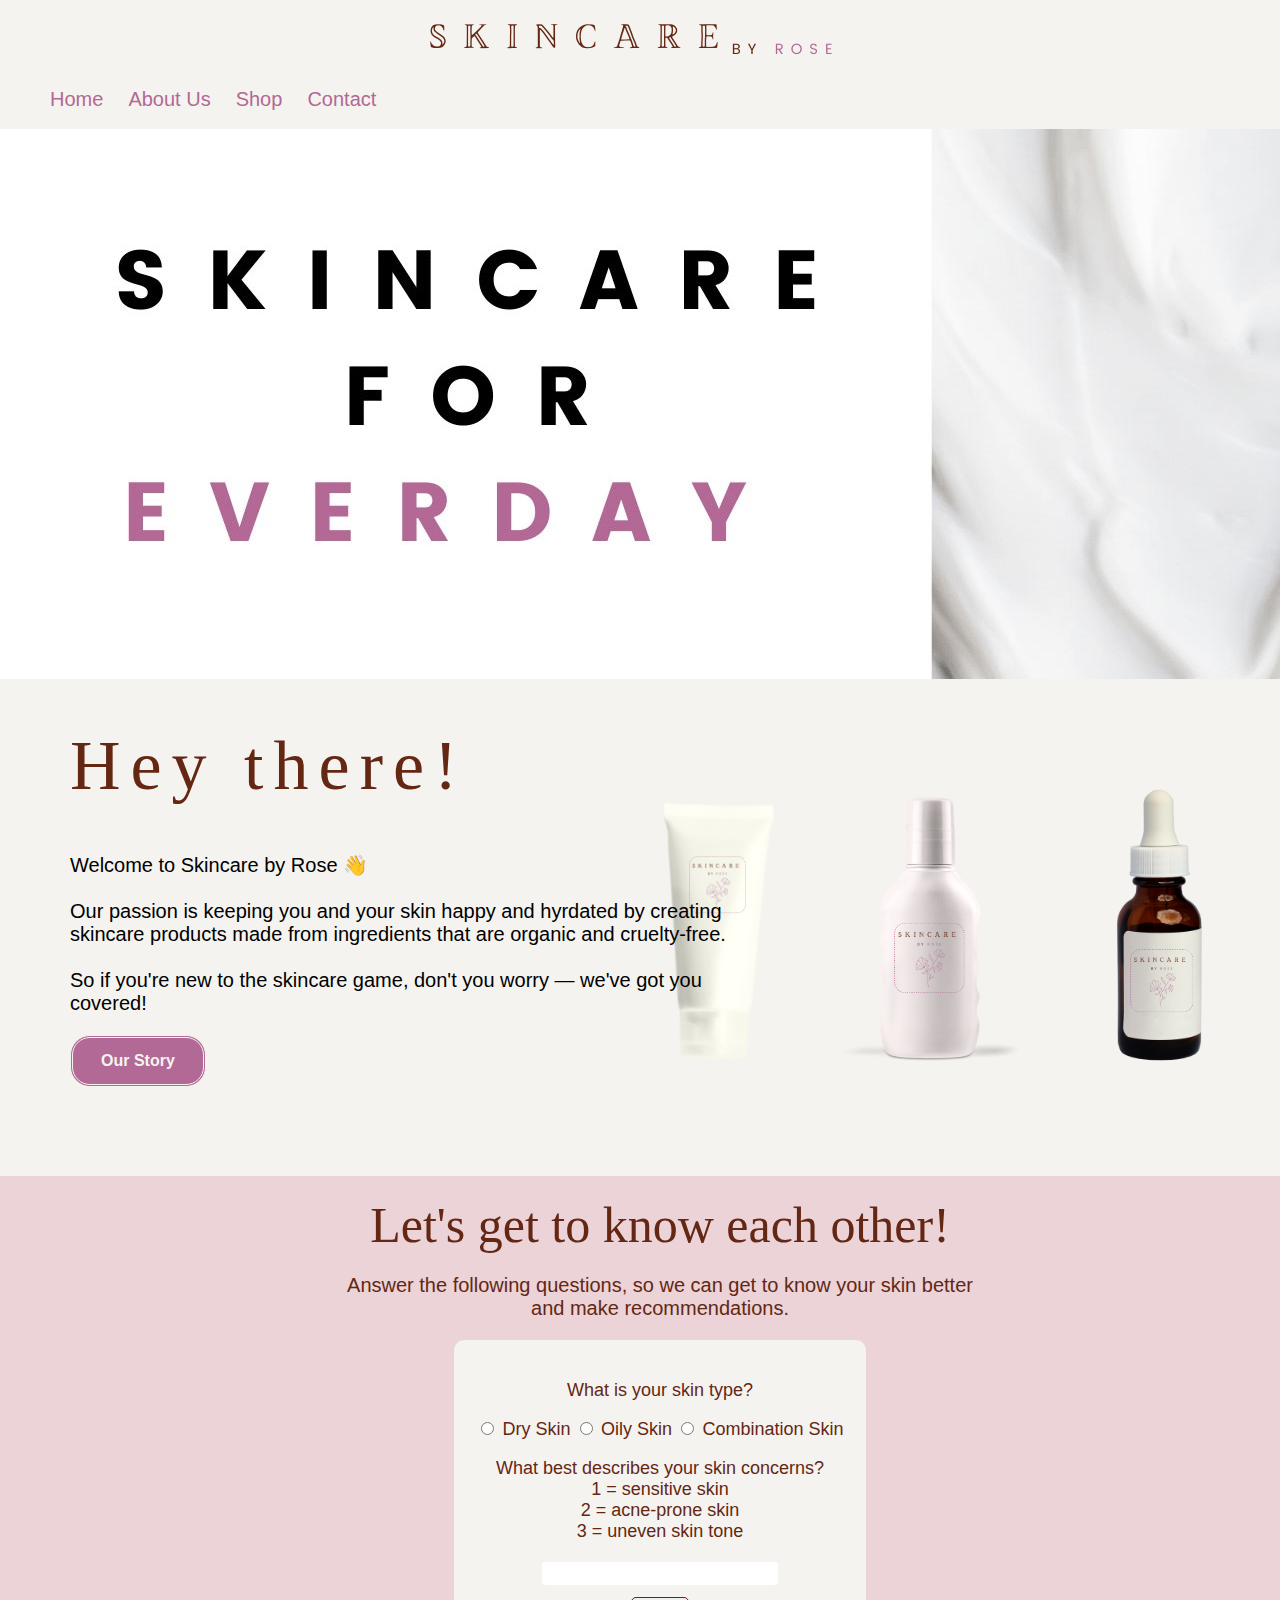
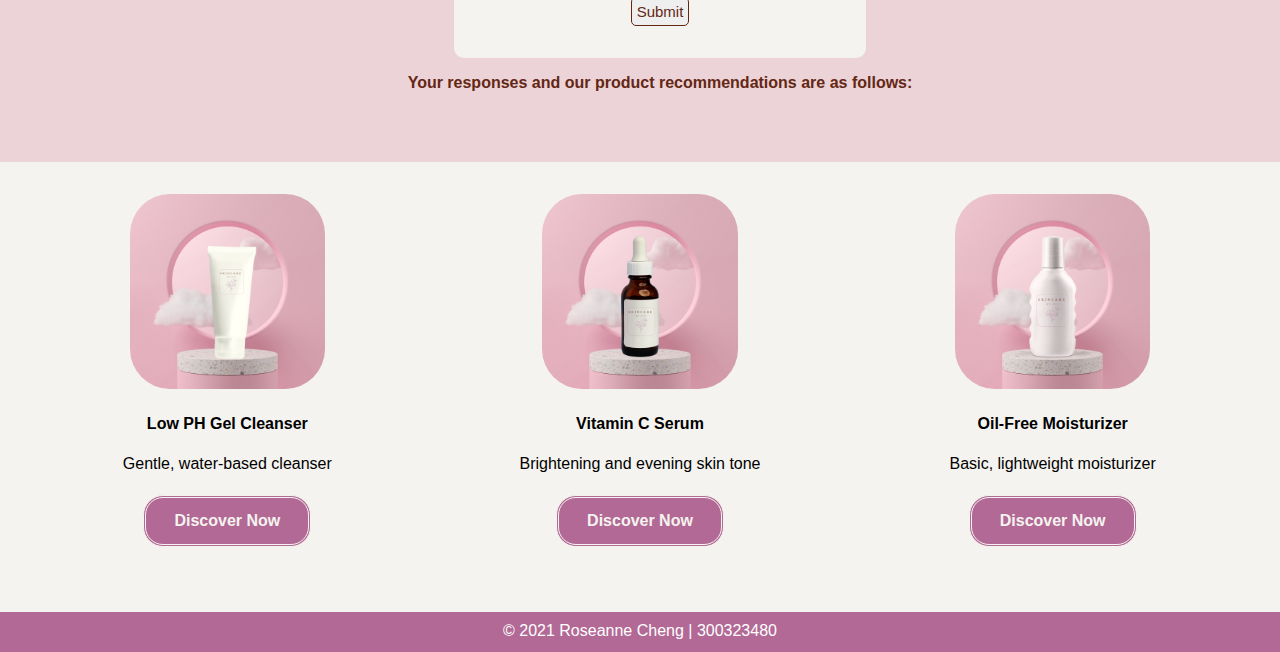
<file: index.html>
<!DOCTYPE html>
<html lang="en">
    <head>
        <title>Skincare by Rose | Skincare for Everyday</title>
        <meta charset ="utf-8">
        <meta name="viewport" content="width=device-width, initial-scale=1.0">
        <link rel="stylesheet" href="styles.css">
    </head>

    <body>
        <header>
            <h1 id="logobanner">
                <img src="images/logo2.png" alt="Skincare by Rose logo">
            </h1>

            <nav>
                <ul>
                    <li><a href = "index.html">Home</a></li>
                    <li><a href = "about.html">About Us</a></li>
                    <li><a href = "shop.html">Shop</a></li>
                    <li><a href = "contact.html">Contact</a></li>
                </ul>
            </nav>
        </header>
            <div class = "mainPhoto"></div>

            <div class = "intro">
                <h1>Hey there! <br></h1>
                    <p>Welcome to Skincare by Rose 👋<br><br> Our passion is keeping you and your skin happy and hyrdated by creating <br>skincare
                    products made from ingredients that are organic and cruelty-free. <br><br> So if you're new to the skincare game, don't you worry
                    — we've got you <br>covered!</p>
                    
                <a href="about.html" class="button"> Our Story</a>
            </div>

            <form class="formStyles">
                <div class="surveyBanner">
                        <p id="surveyHead"> Let's get to know each other!</p>
                        <p id="surveyBody"> Answer the following questions, so we can get to know your skin better <br>and make recommendations.</p>
                </div>

                <div class="survey">
                        <p class="questions">What is your skin type?</p>
                        <div class="Q1">
                        <label><input type="radio" id="radiobtn" name="radiobtn" onchange="myFunc()" value="1"> Dry Skin</label>
                        <label><input type="radio" id="radiobtn" name="radiobtn" onchange="myFunc()" value="2"> Oily Skin</label>
                        <label><input type="radio" id="radiobtn" name="radiobtn" onchange="myFunc()" value="3"> Combination Skin</label>
                        </div>

                        <p class="questions">What best describes your skin concerns?<br> 1 = sensitive skin <br> 2 = acne-prone skin <br> 3 = uneven skin tone</p>
                        <div class="Q2">
                                <input type="text" id="question2" name="Question2">
                        </div>

                        <button type="button" id="homeSurvey" onclick="surveyForm(form)">Submit</button>
                </div> 

                    <p id="responseSummary">Your responses and our product recommendations are as follows:</p>
                    <p id="response1"></p><br>
                    <p id="response2"></p>

            </form>

            <div class="products">
                <table>
                    <tr>
                        <td><img src="images/cleanser.png" style="width: 50%" alt="cleanser"></td>
                        <td><img src="images/serum.png" style="width: 50%" alt="serum"></td>
                        <td><img src="images/moisturizer.png" style="width: 50%" alt="moisturizer"></td>
                    </tr>

                    <tr>
                        <td>Low PH Gel Cleanser</td>
                        <td>Vitamin C Serum</td>
                        <td>Oil-Free Moisturizer</td>
                    </tr>

                    <tr>
                        <td class="descriptions">Gentle, water-based cleanser</td>
                        <td class="descriptions">Brightening and evening skin tone</td>
                        <td class="descriptions">Basic, lightweight moisturizer</td>
                    </tr>

                    <tr>
                        <td><a href="shop.html" class="button"> Discover Now</a></td>
                        <td><a href="shop.html" class="button"> Discover Now</a></td>
                        <td><a href="shop.html" class="button"> Discover Now</a></td>
                    </tr>
                </table>
            </div>

            <footer>
            &copy; 2021 Roseanne Cheng | 300323480
            </footer>
            
            <script src="script.js"></script>
    </body>
</html>
</file>
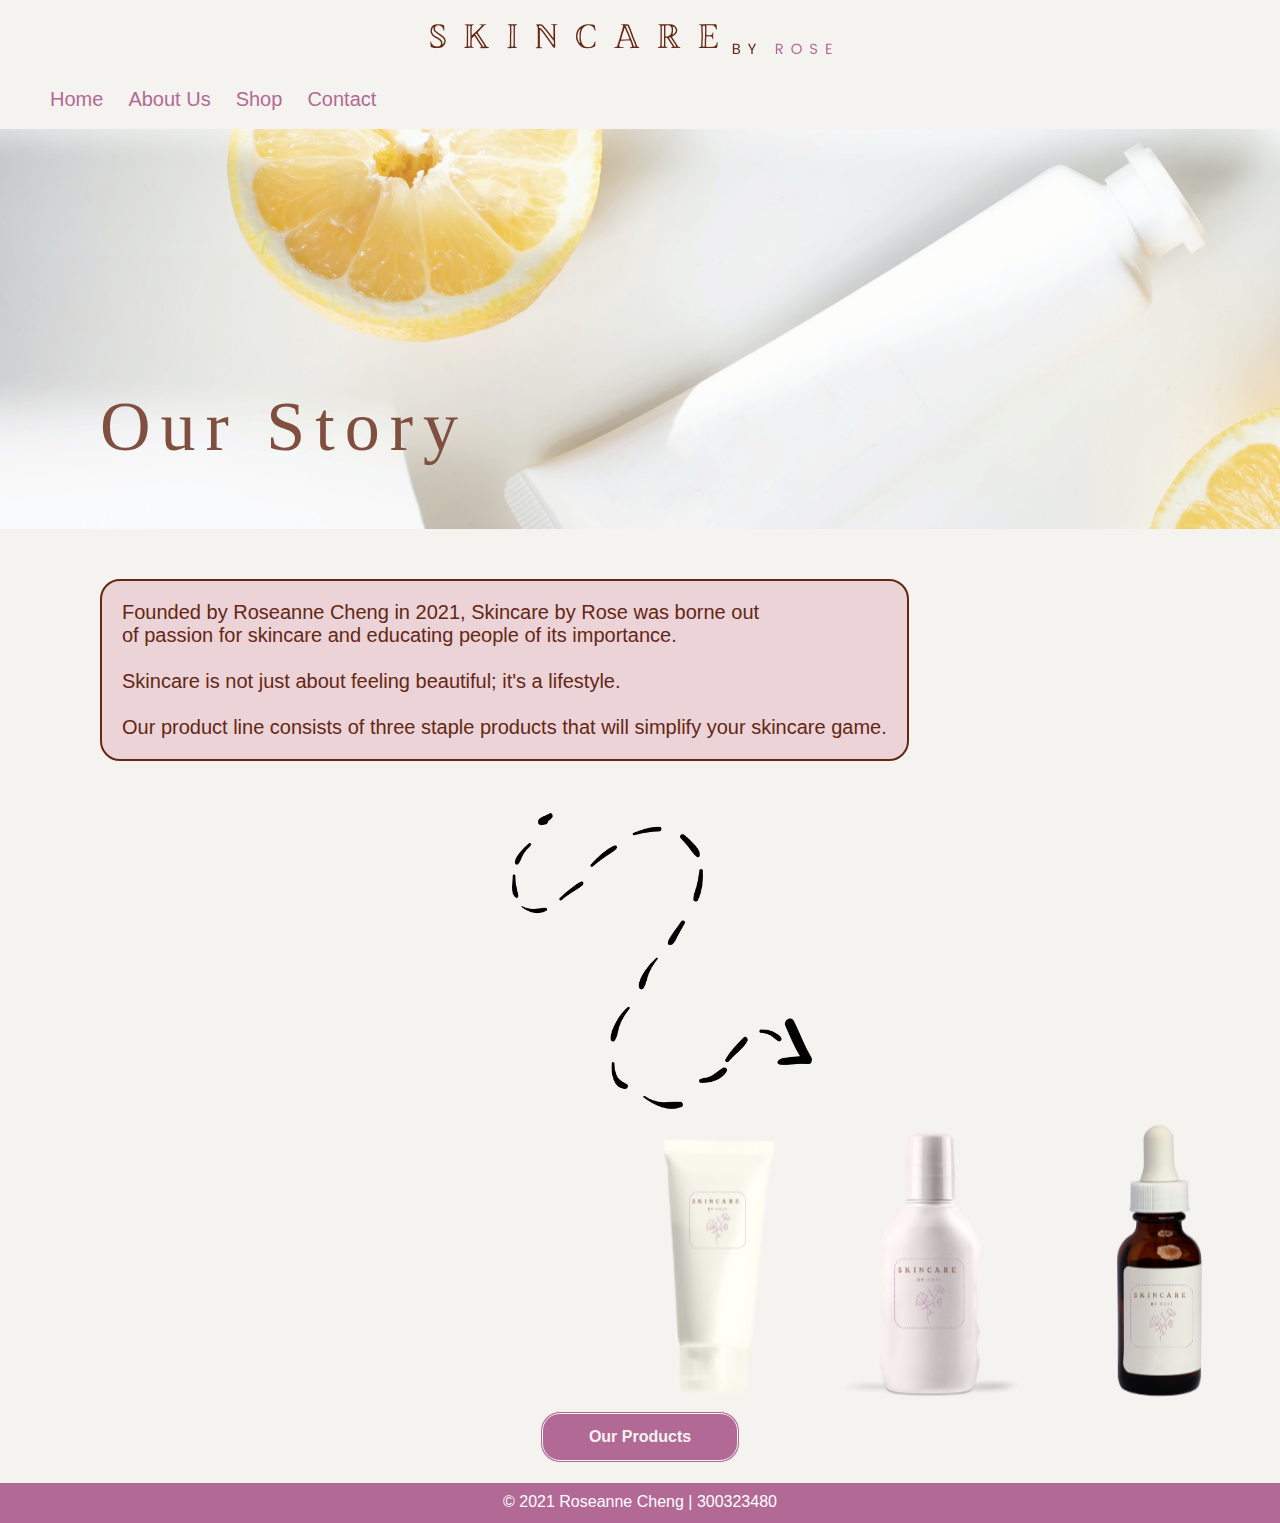
<file: about.html>
<!DOCTYPE html>
<html lang="en">
    <head>
        <title>Skincare by Rose | Skincare for Everyday</title>
        <meta charset ="utf-8">
        <meta name="viewport" content="width=device-width, initial-scale=1.0">
        <link rel="stylesheet" href="styles.css">
    </head>

    <body>
        <header>
            <h1 id="logobanner">
                <img src="images/logo2.png" alt="Skincare by Rose logo">
            </h1>

            <nav>
                <ul>
                    <li><a href = "index.html">Home</a></li>
                    <li><a href = "about.html">About Us</a></li>
                    <li><a href = "shop.html">Shop</a></li>
                    <li><a href = "contact.html">Contact</a></li>
                </ul>
            </nav>
        </header>
            <div class="about">
                <h2>Our Story</h2>
            </div>

            <p class="founder">
                Founded by Roseanne Cheng in 2021, Skincare by Rose was borne out <br> of passion for skincare
                and educating people of its importance. <br><br>Skincare is not just about feeling beautiful; it's a
                lifestyle. <br><br>
                Our product line consists of three staple products that will simplify your skincare game.
            </p>

            <div class="story"></div>
            
            <div class="productphoto"></div>
            <a href="shop.html" id="discoverBtn"> Our Products</a>
            <footer>
            &copy; 2021 Roseanne Cheng | 300323480
            </footer>
    </body>
</file>
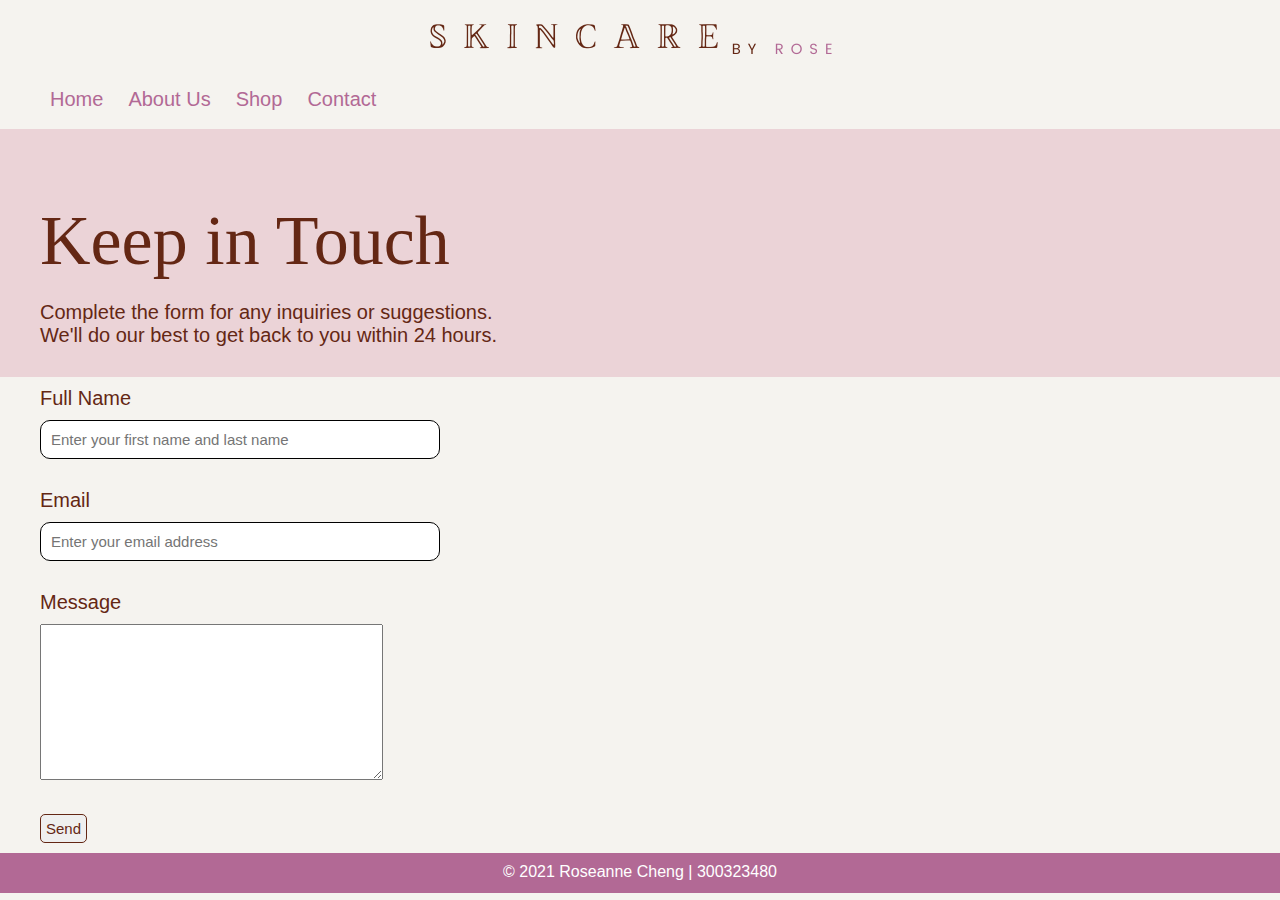
<file: contact.html>
<!DOCTYPE html>
<html lang="en">
    <head>
        <title>Skincare by Rose | Skincare for Everyday</title>
        <meta charset ="utf-8">
        <meta name="viewport" content="width=device-width, initial-scale=1.0">
        <link rel="stylesheet" href="styles.css">
    </head>

    <body>
        <header>
            <h1 id="logobanner">
                <img src="images/logo2.png" alt="Skincare by Rose logo">
            </h1>
            
            <nav>
                <ul>
                    <li><a href = "index.html">Home</a></li>
                    <li><a href = "about.html">About Us</a></li>
                    <li><a href = "shop.html">Shop</a></li>
                    <li><a href = "contact.html">Contact</a></li>
                </ul>
            </nav>
        </header>
            
            <div class="contactBox">
                <p id="contact">Keep in Touch</p>
                <p id="message">Complete the form for any inquiries or suggestions. <br>
                We'll do our best to get back to you within 24 hours. </p>
            </div>

                <!--Contact Form-->
            <form>
                
                    <div class="formGroup">
                    <label for="username">Full Name</label>
                    <input type="text" name="name" id="username" placeholder="Enter your first name and last name" required>
                    <p id="errorMsg1"></p>
                    </div>
                    
                    <div class="formGroup">
                        <label for="emailAdd">Email</label>
                        <input type="email" name="emailAdd" id="emailAdd" placeholder="Enter your email address" required>
                        <p id="errorMsg2"></p>
                    </div>

                    <div class="formGroup">
                        <label for="textbox">Message</label>
                        <textarea id="textbox" name="message" rows="10" cols="40"></textarea>
                        <p id="errorMsg3"></p>
                    </div>

                    <button type="button" onclick="submitFunc()">Send</button>

                
            
            </form>

            <footer>
                &copy; 2021 Roseanne Cheng | 300323480
            </footer>

            <script src="script.js"></script>
    </body>
</file>
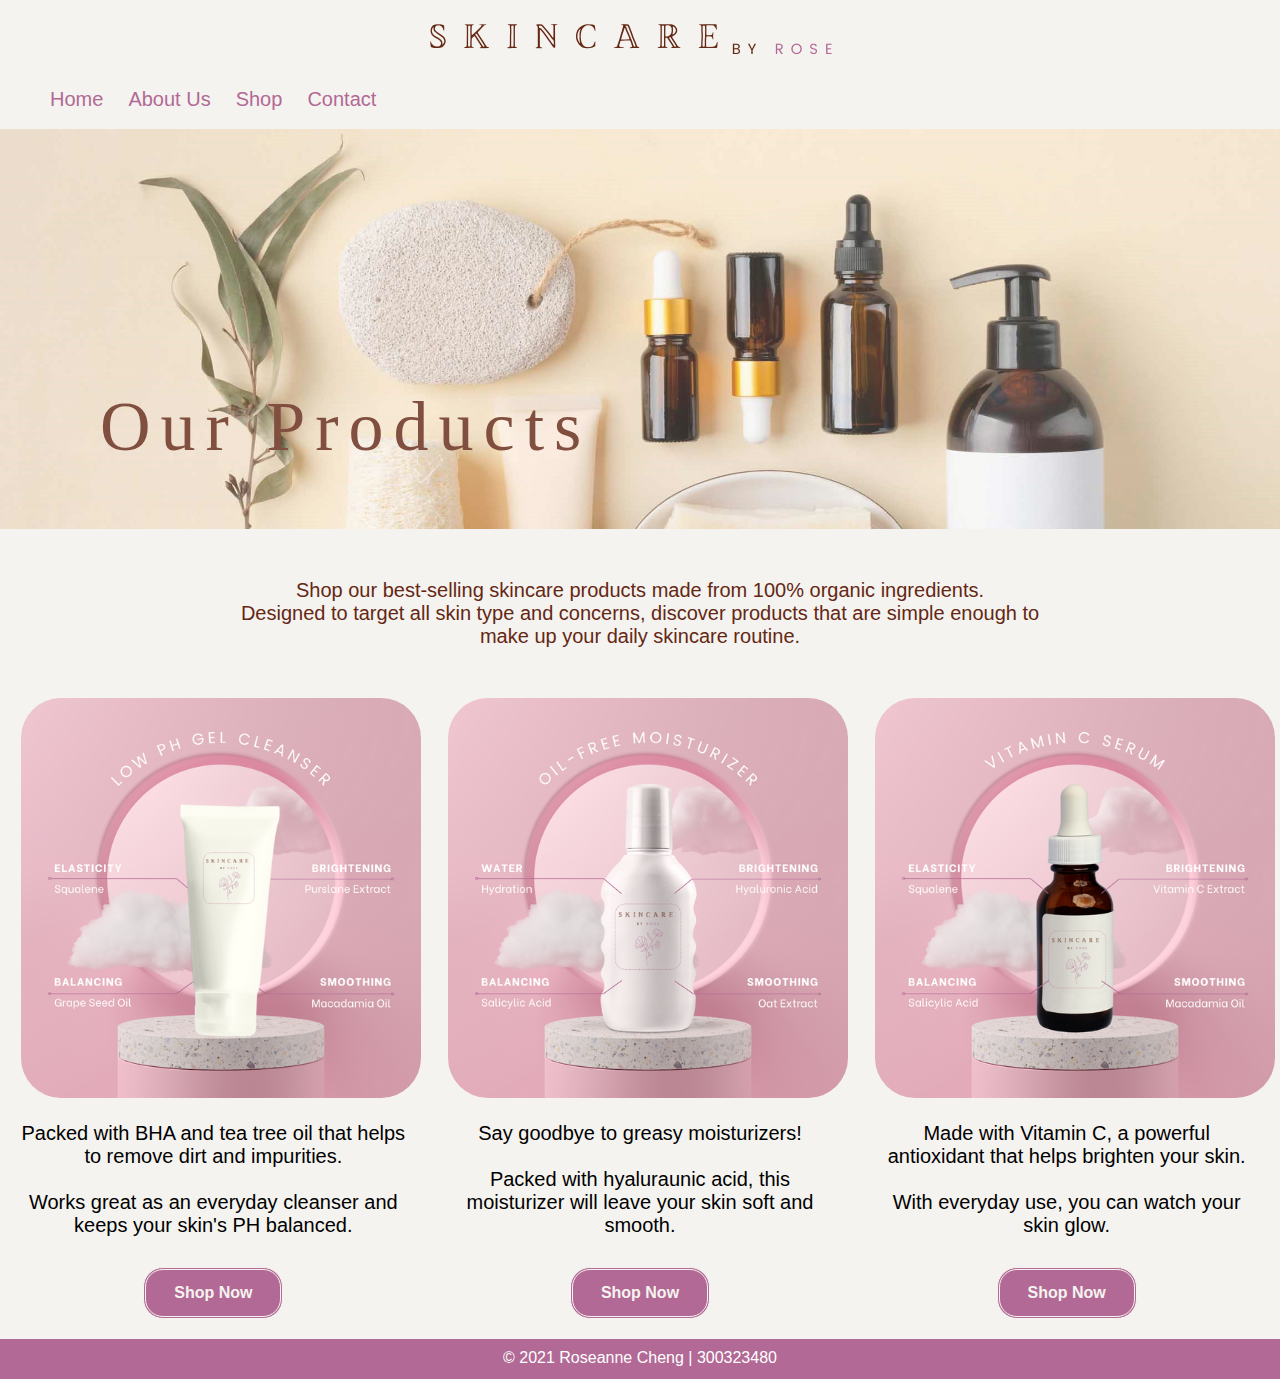
<file: shop.html>
<!DOCTYPE html>
<html lang="en">
    <head>
        <title>Skincare by Rose | Skincare for Everyday</title>
        <meta charset ="utf-8">
        <meta name="viewport" content="width=device-width, initial-scale=1.0">
        <link rel="stylesheet" href="styles.css">
    </head>

    <body onload="survey()">
        <header>
            <h1 id="logobanner">
                <img src="images/logo2.png" alt="Skincare by Rose logo">
            </h1>
            
            <nav>
                <ul>
                    <li><a href = "index.html">Home</a></li>
                    <li><a href = "about.html">About Us</a></li>
                    <li><a href = "shop.html">Shop</a></li>
                    <li><a href = "contact.html">Contact</a></li>
                </ul>
            </nav>
        </header>

            <div class="productMain">
                <h2>Our Products</h2>
            </div>

            <p id="intro"> Shop our best-selling skincare products made from 100% organic ingredients. <br>
            Designed to target all skin type and concerns, discover products that are simple enough to <br>
            make up your daily skincare routine.</p>

        <div class="productList">
            <div id="cleanser">
                <img src="images/product1.png" height=400 width=400 alt="cleanser" onmouseover="mouseovereffect1();" onmouseout="mouseouteffect1();">
                <p>Packed with BHA and tea tree oil that helps to remove dirt and impurities. <br><br> Works great as an everyday cleanser and keeps your skin's PH balanced.</p>
                <button type="button" value="Shop now" class="button" id="cleanserButton" onclick="shopFunction1();">Shop Now</button>
            </div>

            <div id="moisturizer">
                <img src="images/product2.png" height=400 width=400 alt="moisturizer" onmouseover="mouseovereffect2();" onmouseout="mouseouteffect2();">
                <p>Say goodbye to greasy moisturizers! <br><br> Packed with hyaluraunic acid, this moisturizer will leave your skin soft and smooth.</p>
                <button type="button" value="Shop now" class="button" id="moisturizerButton" onclick="shopFunction2();">Shop Now</button>
            </div>

            <div id="serum">
                <img src="images/product3.png" height= 400 width=400 alt="serum" onmouseover="mouseovereffect3();" onmouseout="mouseouteffect3();">
                <p>Made with Vitamin C, a powerful antioxidant that helps brighten your skin. <br><br> With everyday use, you can watch your skin glow.</p>
                <button type="button" value="Shop now" class="button" id="serumButton" onclick="shopFunction3();">Shop Now</button>
            </div>
        </div>   

        <footer>
            &copy; 2021 Roseanne Cheng | 300323480
        </footer>
        <script src="script.js"></script>
    </body>
</html>
</file>
<file: styles.css>
*{
    box-sizing: border-box;
    /* border: 2px solid black;  */
}

body{
    background-color: #F5F3EF;
    margin:0;
    padding:0;
    max-width: 100%;
}

/* Header Photo Styles */
#logobanner{
    text-align: center;
    padding:0;
    margin:0;
    height: 50px;
}

/*Styles for navigation bar*/
nav{
    font-family: Verdana, Geneva, Tahoma, sans-serif;
    font-size: large;
    background-color: #F5F3EF;
}

li{
    display:inline-block;
    list-style-type: none;
    padding-top: 20px;
}

a{
    text-decoration: none;
    color:#B26995;
    font-size: 20px;
    padding:10px;
}

/* Home Page */
.mainPhoto{
    width: 100%;
    height: 550px;
    background-image: url(images/Skincare.jpg);
    background-repeat: no-repeat;
}

.intro{
    height: 400px;
    margin-left: 70px;
    background-image: url(images/products.png);
    background-repeat: no-repeat;
    background-position: right;
}

h1{
    font-size: 70px;
    font-family: Georgia, 'Times New Roman', Times, serif;
    font-weight: lighter;
    letter-spacing: 10px;
    color:#642714;
}

p{
    font-family: Verdana, Geneva, Tahoma, sans-serif;
    font-size: 20px;
}

/* Home Page Survey Section */
.formStyles{
    background-color:#EBD3D7;
    padding-bottom: 20px;
    text-align: center;
}

#surveyHead{
    padding-top: 20px;
    font-family: 'Times New Roman', Times, serif;
    color: #642714;
    font-size: 50px;
    margin-left: auto;
    margin-right: auto;
    margin-bottom: 0;
}

#surveyBody{
    color: #642714;
    margin-left: auto;
    margin-right: auto;
    text-align: center;
}
.survey{
    border: 2px solid #F5F3EF;
    width:fit-content;
    margin-left: auto;
    margin-right: auto;
    padding:20px;
    border-radius: 10px;
    background-color: #F5F3EF;
    color: #642714;
}

.Q1 label, .Q2 label{
    font-size: 18px;
    font-family: Verdana, Geneva, Tahoma, sans-serif;
}

.Q1 input, .Q2 input{
    color:#642714;
    font-size: 18px;
    border-radius: 5px;
    border: 2px solid #F5F3EF;
}

.questions{
    font-size: 18px;
    color: #642714;
}

#responseSummary, #productReco{
    margin-right: auto;
    margin-left: auto;
    color: #642714;
    font-size: 16px;
    font-weight: bold;
}

#response1, #response2{
    margin-right: auto;
    margin-left: auto;
    color: #642714;
    font-size: 16px;
    text-align: center;
}

.button{
    font-family: Verdana, Geneva, Tahoma, sans-serif;
    border: medium double #F5F3EF;
    border-radius: 20px;
    background-color: #B26995;
    padding: 14px 28px;
    font-size: 16px;
    font-weight: bold;
    cursor: pointer;
    display: inline-block;
    color:#F5F3EF;
}

/*Home Page Products Section*/
.products{
    background-color: #F5F3EF;
    height:450px;
    padding:20px;
}

td{
    text-align: center;
    font-family: Verdana, Geneva, Tahoma, sans-serif;
    font-weight: bold;
    padding:10px;
}

img{
    border-radius: 40px;
}

.descriptions{
    font-weight: lighter;
}

.email{
    text-align: center;
    padding-top: 30px;
    padding-bottom: 20px;
    height:180px;
}

label{
    font-size: 50px;
    
}

input{
    font-size: 30px;
    border:1px solid black;
    border-radius: 10px;
}

.submit{
    border-radius: 30px;
    background-color: #B26995;
    color:#F5F3EF;
    height:30px;
    border:solid #F5F3EF;
}

/*About Us Page*/
.about{
    padding-left: 100px;
    padding-top: 200px;
    display:flex;
    flex-direction: row;
    background: url(images/about.jpg);
    background-repeat: no-repeat;
    background-size: cover;
    opacity: 0.8;
    height:400px;
}

h2{
    font-size: 70px;
    text-align: center;
    font-family: Georgia, 'Times New Roman', Times, serif;
    color:#642714;
    letter-spacing: 10px;
    font-weight: lighter;
}

.story{
    height:300px;
    border-radius: 20px;
    background:url(images/arrow.png);
    background-repeat: no-repeat;
    background-size: 300px;
    margin-left: 40%;
    margin-top: 50px;
}

.founder{
    border:2px solid #642714;
    color:#642714;
    margin-left: 100px;
    margin-top: 50px;
    border-radius: 20px;
    padding:20px;
    background-color: #EBD3D7;
    width: fit-content;
}

.productphoto{
    background-image: url(images/products.png);
    height:300px;
    background-repeat: no-repeat;
    background-position: right;
}

#discoverBtn{
    font-family: Verdana, Geneva, Tahoma, sans-serif;
    border: medium double #F5F3EF;
    border-radius: 20px;
    background-color: #B26995;
    padding: 14px 28px;
    font-size: 16px;
    font-weight: bold;
    cursor: pointer;
    display: block;
    color:#F5F3EF;
    text-align: center;
    margin-left: auto;
    margin-right: auto;
    width: 200px;
    margin-bottom: 20px;
}

/*Contact Us Page*/
.contactBox{
    background-color:#EBD3D7;
    padding: 2px 20px 10px 40px;
    margin-top: 0;
    margin-bottom: 10px;
}

#contact{
    font-size: 70px;
    color:#642714;
    font-family: Georgia, 'Times New Roman', Times, serif;
    margin-bottom: 0;
}

#message{
    color:#642714;
    font-family: 'Lucida Sans', 'Lucida Sans Regular', 'Lucida Grande', 'Lucida Sans Unicode', Geneva, Verdana, sans-serif;
}

/*Contact Us Form Styles*/
form{
    padding-left:40px;
    font-family: 'Lucida Sans', 'Lucida Sans Regular', 'Lucida Grande', 'Lucida Sans Unicode', Geneva, Verdana, sans-serif;
}

.formGroup label{
    display: block;
    font-size: 20px;
    margin-bottom: 10px;
    color:#642714;
}

.formGroup input{
    width:400px;
    padding:10px;
    font-size: 15px;
    color:#642714;
    margin-bottom: 10px;
}

button{
    color:#642714;
    font-size: 15px;
    padding:5px;
    border: 1px solid #642714;
    border-radius: 5px;
    cursor: pointer;
    transition: all 0.4s;
    margin-top: 10px;
    margin-bottom: 10px;
}

button:hover{
    background-color: #642714;
    color:white;
}

/*Shop Page*/
.productMain{
    padding-left: 100px;
    padding-top: 200px;
    display:flex;
    flex-direction: row;
    background: url(images/freepik.jpg);
    background-repeat: no-repeat;
    background-size: cover;
    opacity: 0.8;
    height:400px;
}

#intro{
    text-align: center;
    margin-left: auto;
    margin-right: auto;
    padding:30px;
    color: #642714;
}

.productList{
    display:flex;
    margin-bottom: 10px;
}

#cleanser{
    margin-right: auto;
    margin-left: auto;
    width: 30%;
    text-align: center;
}

#moisturizer{
    margin-right: auto;
    margin-left: auto;
    width: 30%;
    text-align: center;
}

#serum{
    margin-right: auto;
    margin-left: auto;
    width: 30%;
    text-align: center;
}

footer{
    background-color: #B26995;
    height: 40px;
    padding-top:10px;
    font-family: Verdana, Geneva, Tahoma, sans-serif;
    text-align: center;
    color:white;
    width: 100%;
    
}

@media only screen and (max-width: 768px){
    body{
        display: block;
        width: 100%;
        padding-left: 0;
    }

    /* Header and Nav Styles */
    #logobanner img{
        margin-bottom: 0;
        width: 400px;
    }

    nav ul{
        padding-left: 0;
        margin-left: 0;
    }

    li{
        display: block;
        text-align: center;
        margin:0;
        padding:5px;
        font-size: small;
    }

    .mainPhoto{
        display: none;
    }

    /* Intro Section */
    .intro{
        background-image: none;
        margin-left: 0px;
        margin-bottom: 100px;
    }

    h1{
        font-size: 50px;
        padding-top: 20px;
    }
    
    p{
        font-family: Verdana, Geneva, Tahoma, sans-serif;
        font-size: 18px;
    }

    /* Home Page Products */
    .products{
        height:350px;
    }

    /* Home Page Survey */
    .formStyles{
        padding-left: 0;
    }

    #surveyHead{
        font-size: 35px;
        margin-bottom: 0;
        text-align: center;
    }
    
    #surveyBody{
        text-align: center;
        font-size: 18px;
    }

    .survey{
        border: 2px solid #F5F3EF;
        margin-left: auto;
        margin-right: auto;
        padding:10px;
        border-radius: 10px;
        background-color: #F5F3EF;
        color: #642714;
    }
    
    .Q1 label, .Q2 label{
        font-size: 14px;
        font-family: Verdana, Geneva, Tahoma, sans-serif;
    }
    
    .questions{
        font-size: 18px;
        color: #642714;
    }
    
    #responseSummary, #productReco{
        padding-left: 20px;
        font-size: 14px;
    }
    
    #response1, #response2{
        font-size: 14px;
    }
    
    .button{
        padding: 10px 20px;
        font-size: 12px;
    }

    /* About Us Page */
    .about{
        padding-left: 0px;
        padding-top: 0px;
        display:block;
        background: none;
        padding-bottom: 0;
        height:70px;
    }
    
    h2{
        font-size: 50px;
        height:70px;
        padding:0;
        margin:0;
    }
    
    .story{
        height:0;
        background:none;
        display: none;
    }
    
    .founder{
        margin-left: auto;
        margin-right: auto;
        margin-top: 10px;
        width: 400px;
    }

    .productphoto{
        display: none;
        background:none;
    }

    /* Shop Page */
    .productMain{
        padding-left: 0;
        padding-top: 0px;
        display:block;
        background: none;
        height:80px;
    }
    
    #intro{
        margin-top: 0;
        margin-left: auto;
        margin-right: auto;
        padding:10px;
    }
    
    .productList{
        display:block;
    }
    
    #cleanser{
        width: fit-content;
    }
    
    #moisturizer{
        width: fit-content;
    }
    
    #serum{
        width: fit-content;
    }

}

@media only screen and (max-width: 1024px){
   body{
       display: block;
       width:100%;
   }

   .mainPhoto{
        display: none;
   }

   .intro{
    height: 350px;
    margin-left: 40px;
    background-image: none;
    }

    .products{
        height:350px;
    }

    /* Shop Page */
    #cleanser img{
        width: 300px;
        height: 300px;
        padding:10px;
    }
    
    #moisturizer img{
        width: 300px;
        height: 300px;
        padding:10px;
    }
    
    #serum img{
        width: 300px;
        height: 300px;
        padding:10px;
    }

    #cleanser p{
        height: 150px;
    }
    
    #moisturizer p{
        height: 150px;
    }
    
    #serum p{
        height: 150px;
    }

    
}
</file>
